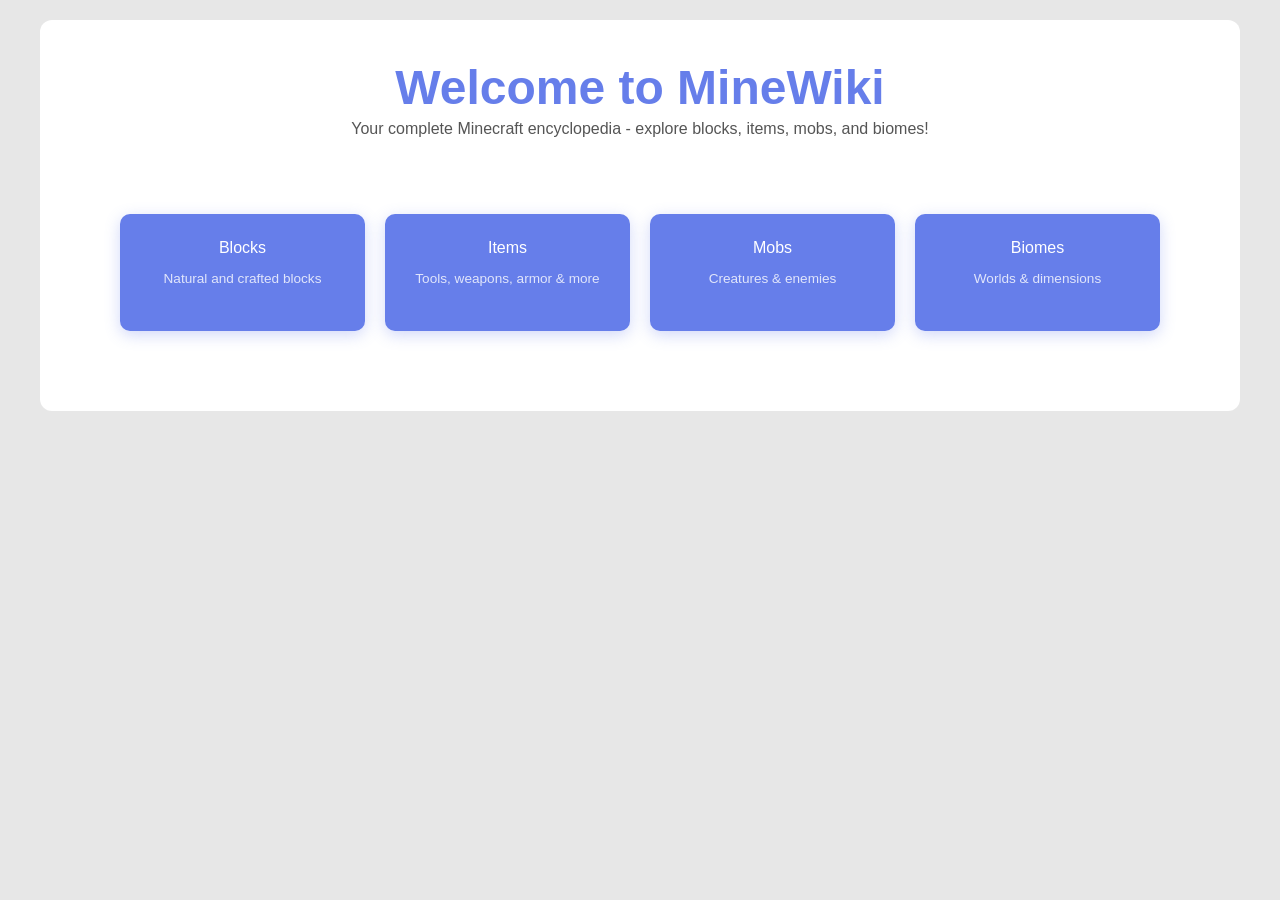
<file: index.html>
<!DOCTYPE html>
<html lang="en">
<head>
    <meta charset="UTF-8">
    <meta name="viewport" content="width=device-width, initial-scale=1.0">
    <title>MineWiki</title>
    <link rel="stylesheet" href="./css/style.css">
</head>
<body>
    <div>
        <h1> Welcome to MineWiki</h1>
        <p style="text-align: center; margin-bottom: 30px;">Your complete Minecraft encyclopedia - explore blocks, items, mobs, and biomes!</p>
        
        <div class="menu">
            <a class="menu-item" href="pages/blocks.html">
                <span>Blocks</span>
                <p style="font-size: 0.85em; margin-top: 10px; color: rgba(255,255,255,0.8);">Natural and crafted blocks</p>
            </a>
            <a class="menu-item" href="pages/items.html">
                <span>Items</span>
                <p style="font-size: 0.85em; margin-top: 10px; color: rgba(255,255,255,0.8);">Tools, weapons, armor & more</p>
            </a>
            <a class="menu-item" href="pages/mobs.html">
                <span>Mobs</span>
                <p style="font-size: 0.85em; margin-top: 10px; color: rgba(255,255,255,0.8);">Creatures & enemies</p>
            </a>
            <a class="menu-item" href="pages/biomes.html">
                <span>Biomes</span>
                <p style="font-size: 0.85em; margin-top: 10px; color: rgba(255,255,255,0.8);">Worlds & dimensions</p>
            </a>
        </div>
    </div>
</body>
</html>
</file>
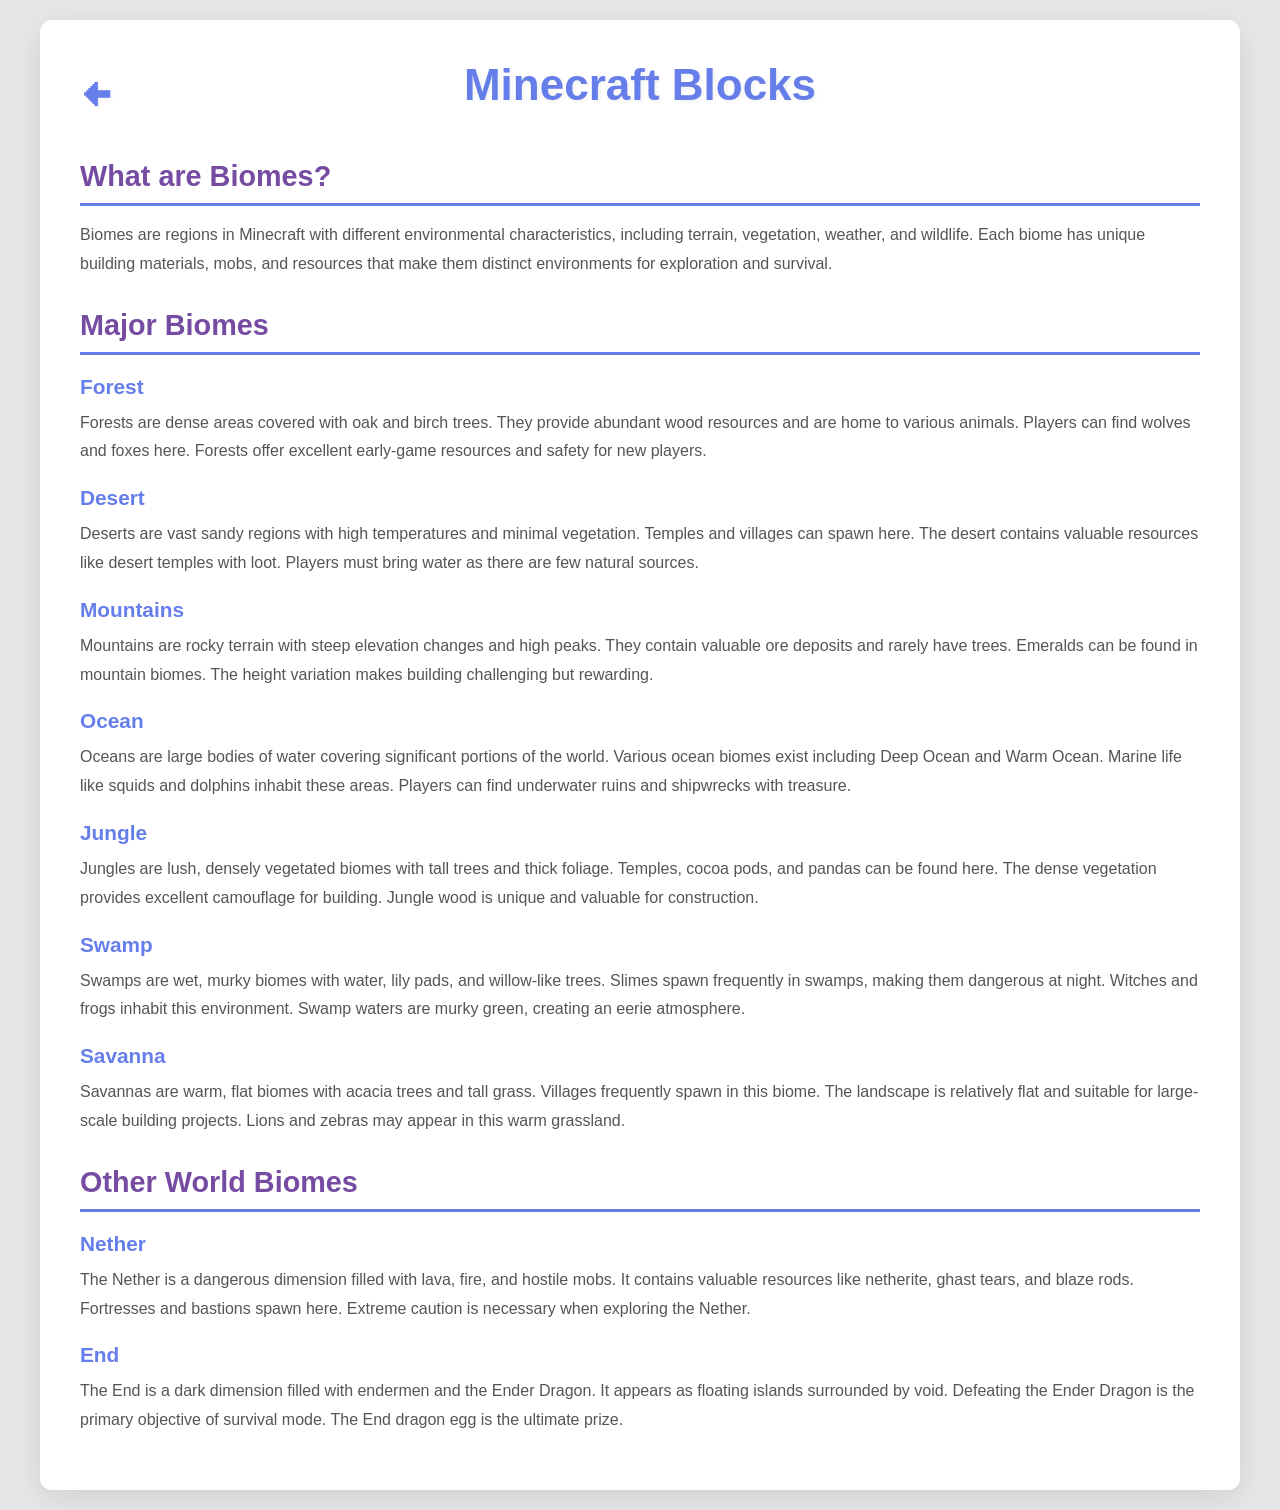
<file: pages/biomes.html>
<!DOCTYPE html>
<html lang="en">
<head>
    <meta charset="UTF-8">
    <meta name="viewport" content="width=device-width, initial-scale=1.0">
    <title>MineWiki - Biomes</title>
    <link rel="stylesheet" href="../css/style4.css">
</head>
<body>
<style>
        div1{
            font-size: 22px;
            display: flex;
            justify-content: center;
            align-items: center;
            position: relative;
        }

        div1 h4{
            position: absolute;
            left: 0;
            font-size: 1.5em;
            margin-bottom: 20px;
            text-shadow: 2px 2px 4px rgba(0, 0, 0, 0.05);
            text-align: left;
            margin: 0;
        }

        div1 h4 a{
            color: #667eea;
            text-decoration: none;
        }

        div1 h1{
            color: #667eea;
            font-size: 2em;
            margin-bottom: 20px;
            text-align: center;
            text-shadow: 2px 2px 4px rgba(0, 0, 0, 0.05);

        }
    </style>
    <div>
        <div1>
            <h4><a href="../index.html">🠈</a></h4>
            <h1>Minecraft Blocks</h1>
        </div1>
        <h2 id="what-are-biomes">What are Biomes?</h2>
        <p>Biomes are regions in Minecraft with different environmental characteristics, including terrain, vegetation, weather, and wildlife. Each biome has unique building materials, mobs, and resources that make them distinct environments for exploration and survival.</p>
        
        <h2 id="major-biomes">Major Biomes</h2>

        <h3 id="forest">Forest</h3>
        <p>Forests are dense areas covered with oak and birch trees. They provide abundant wood resources and are home to various animals. Players can find wolves and foxes here. Forests offer excellent early-game resources and safety for new players.</p>

        <h3 id="desert">Desert</h3>
        <p>Deserts are vast sandy regions with high temperatures and minimal vegetation. Temples and villages can spawn here. The desert contains valuable resources like desert temples with loot. Players must bring water as there are few natural sources.</p>
        
        <h3 id="mountains">Mountains</h3>
        <p>Mountains are rocky terrain with steep elevation changes and high peaks. They contain valuable ore deposits and rarely have trees. Emeralds can be found in mountain biomes. The height variation makes building challenging but rewarding.</p>
        
        <h3 id="ocean">Ocean</h3>
        <p>Oceans are large bodies of water covering significant portions of the world. Various ocean biomes exist including Deep Ocean and Warm Ocean. Marine life like squids and dolphins inhabit these areas. Players can find underwater ruins and shipwrecks with treasure.</p>
        
        <h3 id="jungle">Jungle</h3>
        <p>Jungles are lush, densely vegetated biomes with tall trees and thick foliage. Temples, cocoa pods, and pandas can be found here. The dense vegetation provides excellent camouflage for building. Jungle wood is unique and valuable for construction.</p>
        
        <h3 id="swamp">Swamp</h3>
        <p>Swamps are wet, murky biomes with water, lily pads, and willow-like trees. Slimes spawn frequently in swamps, making them dangerous at night. Witches and frogs inhabit this environment. Swamp waters are murky green, creating an eerie atmosphere.</p>

        <h3 id="savanna">Savanna</h3>
        <p>Savannas are warm, flat biomes with acacia trees and tall grass. Villages frequently spawn in this biome. The landscape is relatively flat and suitable for large-scale building projects. Lions and zebras may appear in this warm grassland.</p>

        <h2 id="other-world-biomes">Other World Biomes</h2>
        
        <h3 id="nether">Nether</h3>
        <p>The Nether is a dangerous dimension filled with lava, fire, and hostile mobs. It contains valuable resources like netherite, ghast tears, and blaze rods. Fortresses and bastions spawn here. Extreme caution is necessary when exploring the Nether.</p>
        
        <h3 id="end">End</h3>
        <p>The End is a dark dimension filled with endermen and the Ender Dragon. It appears as floating islands surrounded by void. Defeating the Ender Dragon is the primary objective of survival mode. The End dragon egg is the ultimate prize.</p>
    </div>
</body>
</html>
</file>
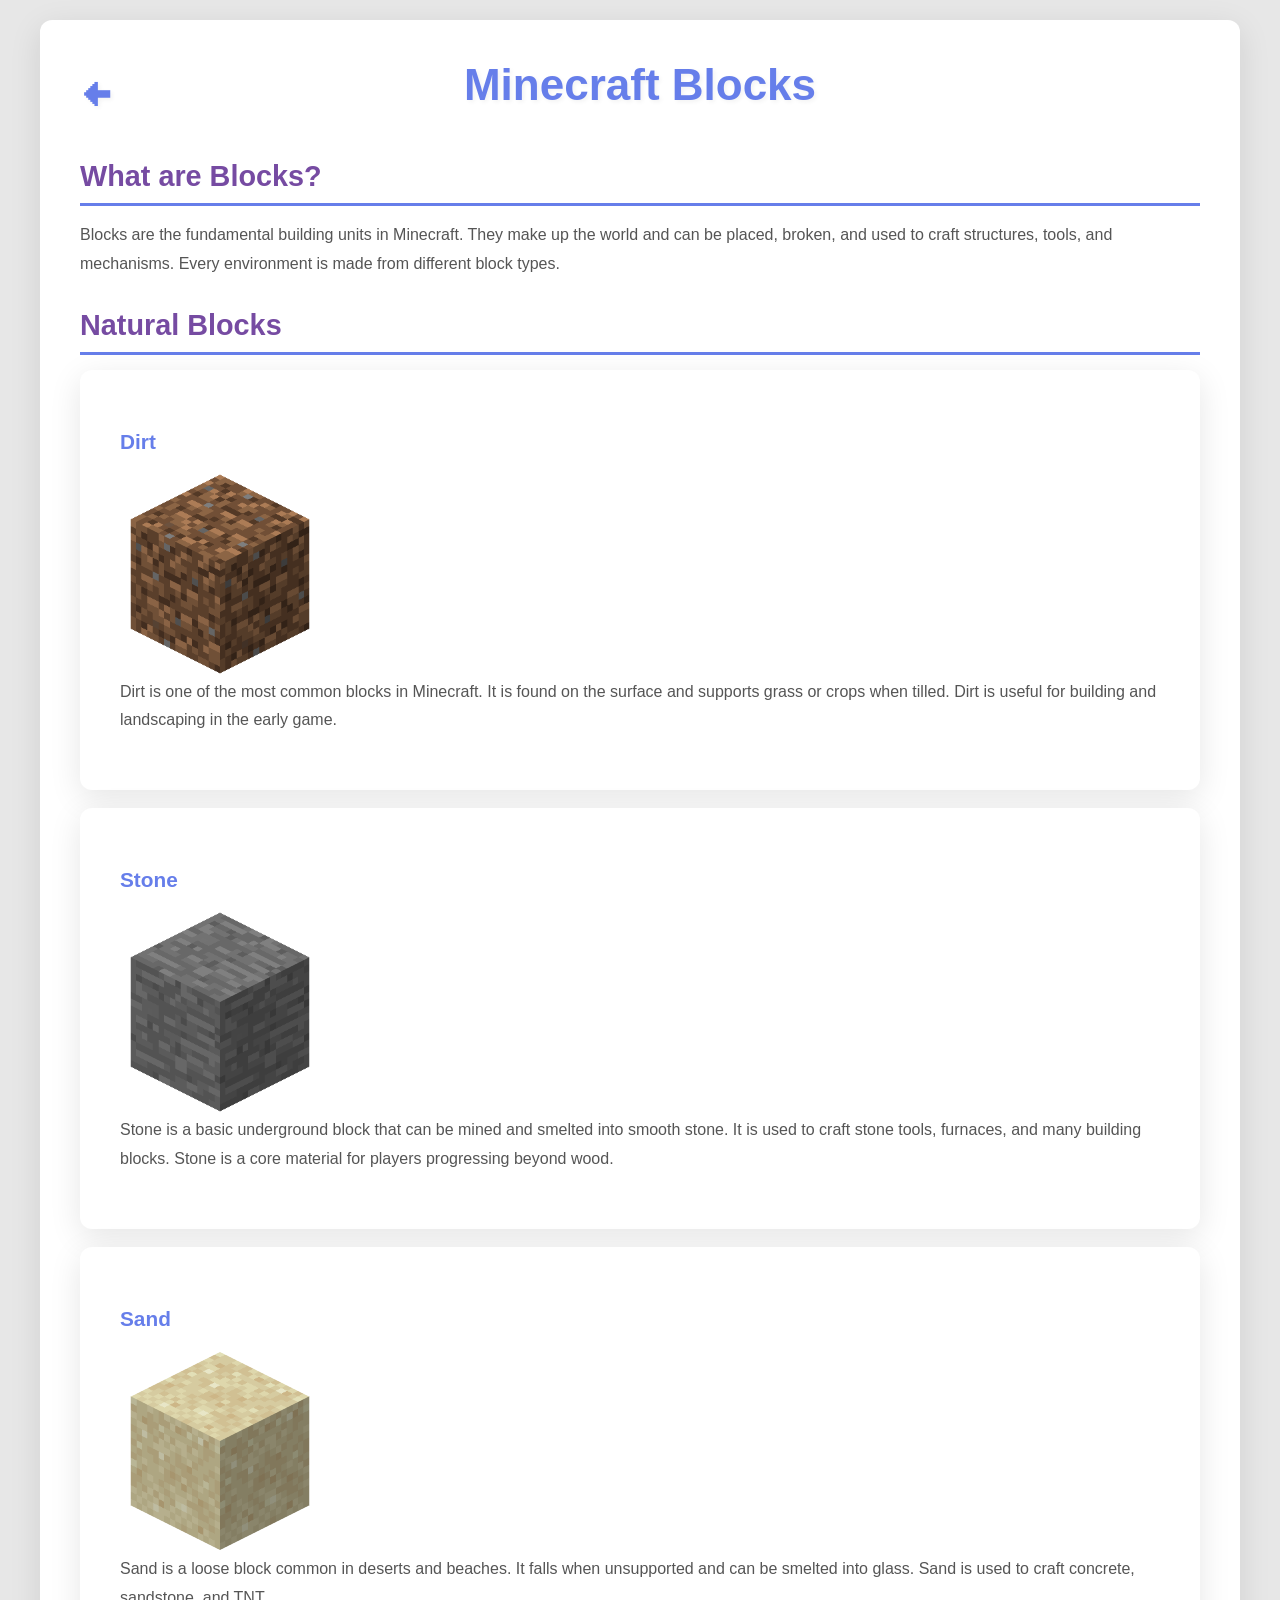
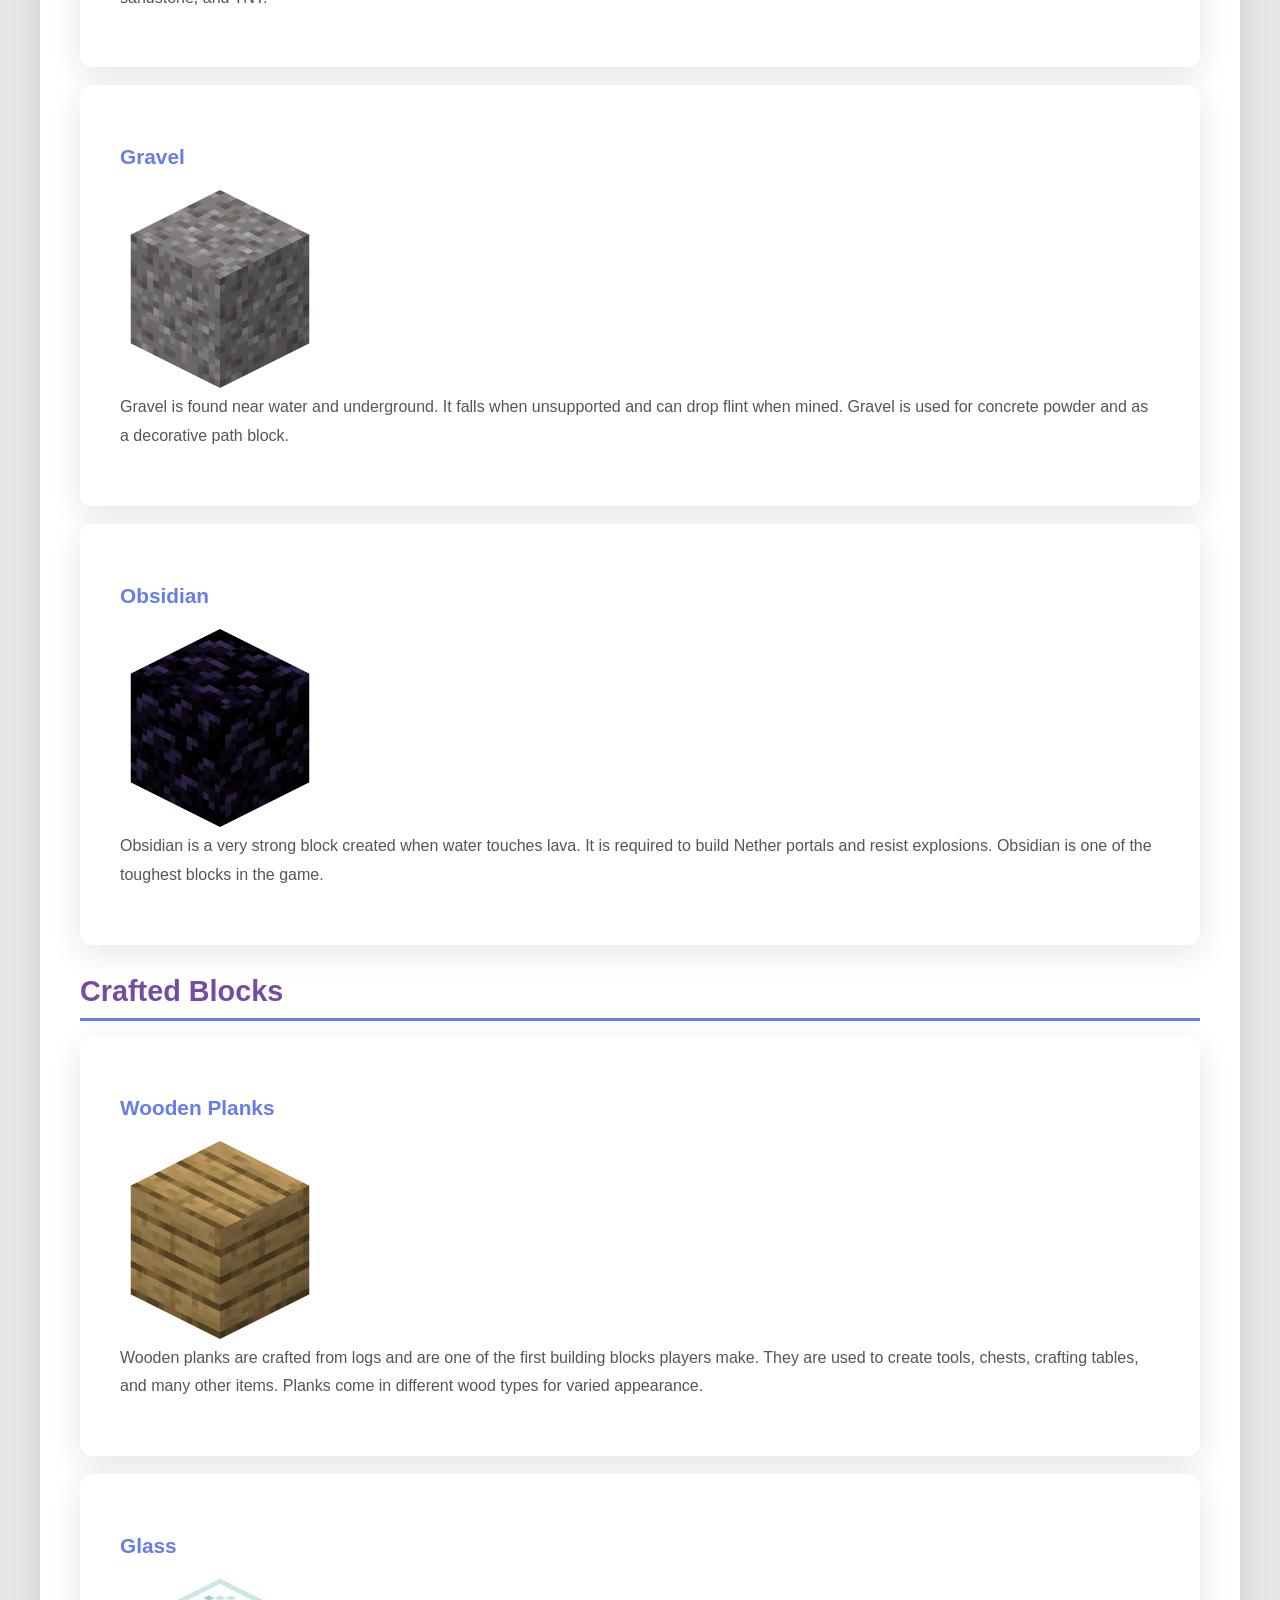
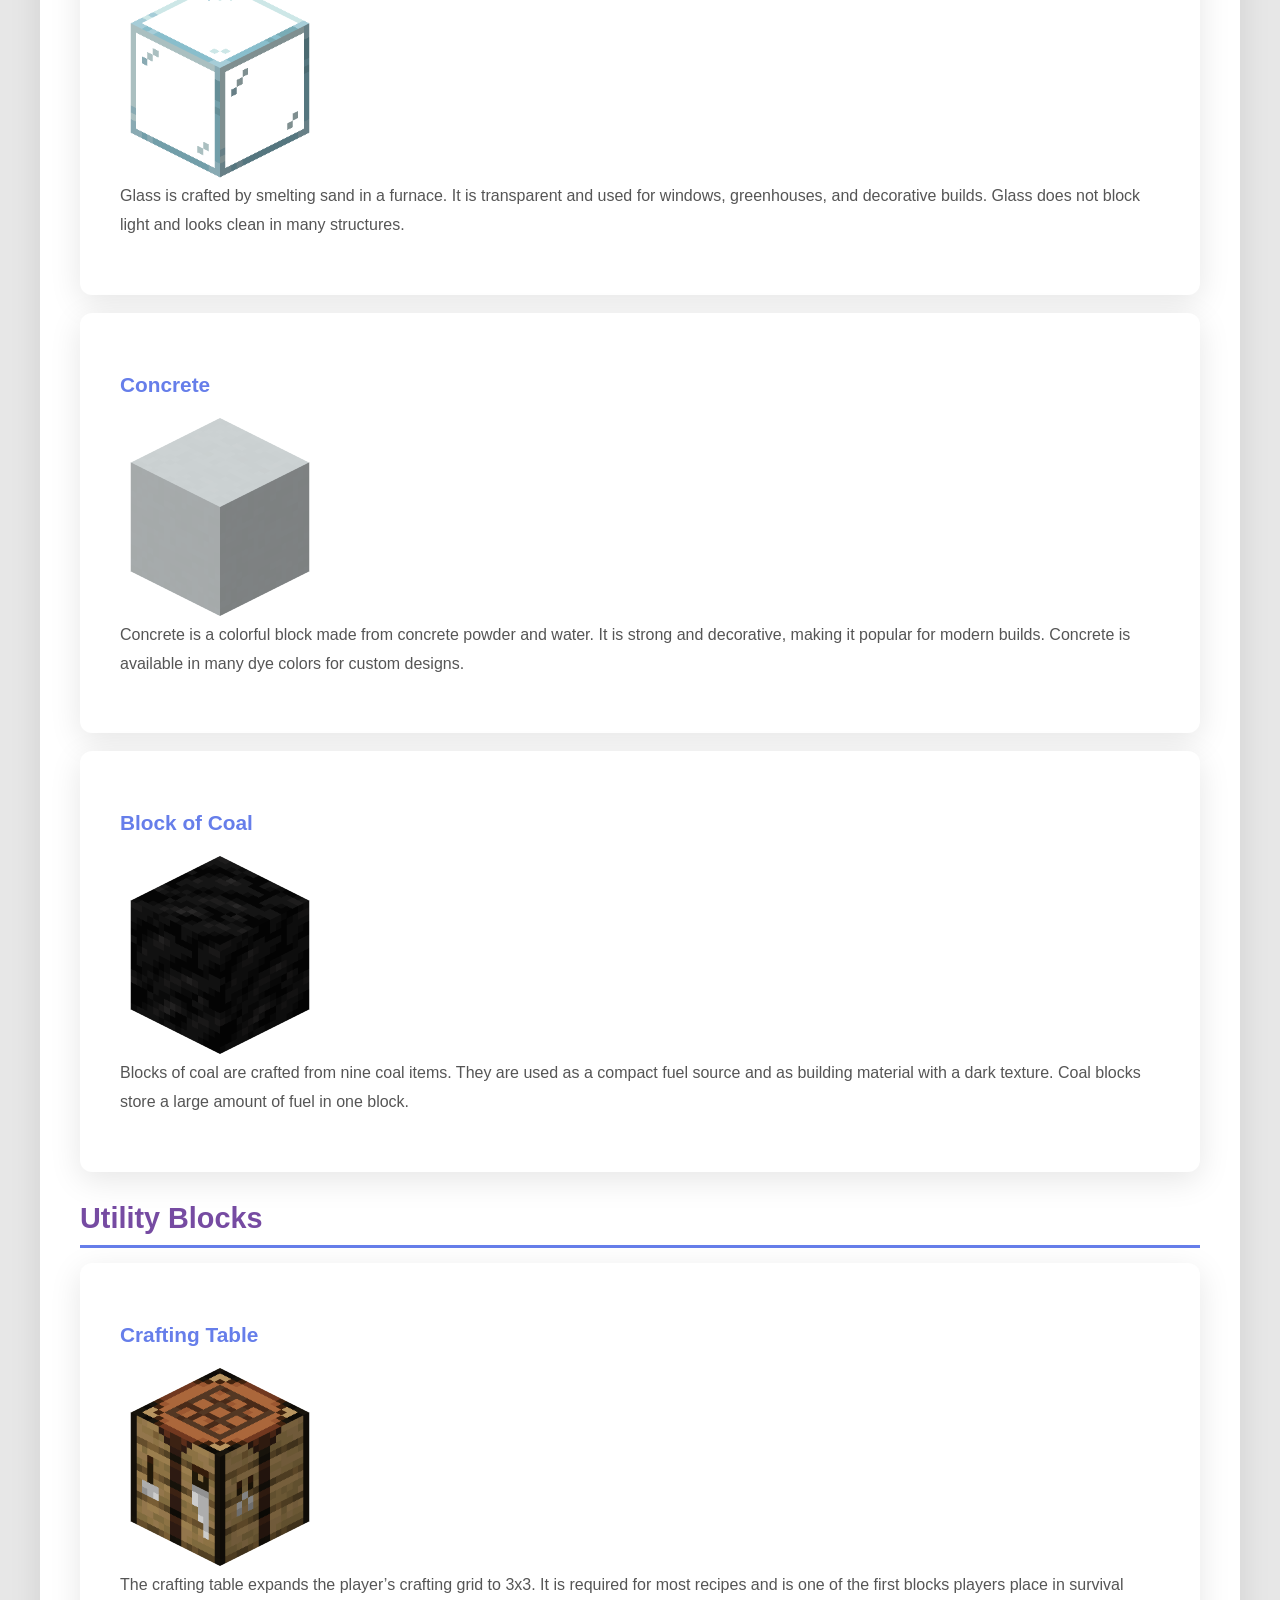
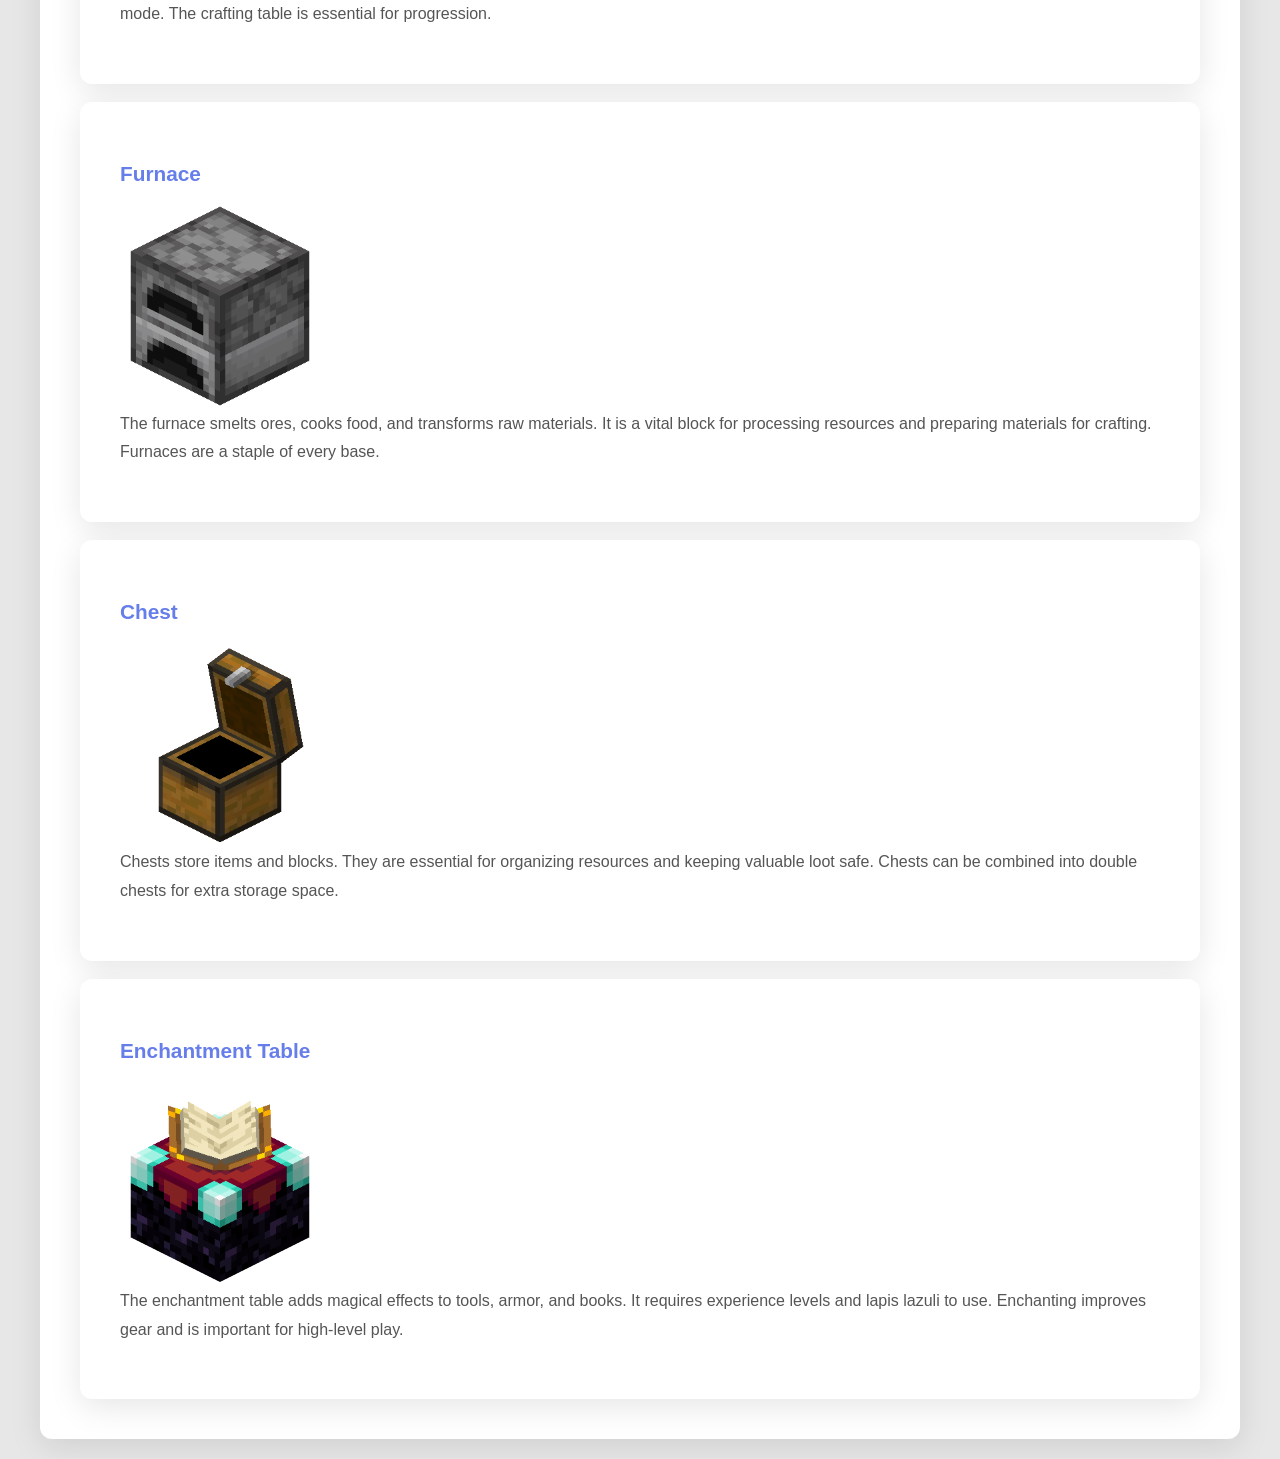
<file: pages/blocks.html>
<!DOCTYPE html>
<html lang="en">
<head>
    <meta charset="UTF-8">
    <meta name="viewport" content="width=device-width, initial-scale=1.0">
    <title>MineWiki - Blocks</title>
    <link rel="stylesheet" href="../css/style3.css">
</head>
<body>
    <style>
        div1{
            font-size: 22px;
            display: flex;
            justify-content: center;
            align-items: center;
            position: relative;
        }

        div1 h4{
            position: absolute;
            left: 0;
            font-size: 1.5em;
            margin-bottom: 20px;
            text-shadow: 2px 2px 4px rgba(0, 0, 0, 0.05);
            text-align: left;
            margin: 0;
        }

        div1 h4 a{
            color: #667eea;
            text-decoration: none;
        }

        div1 h1{
            color: #667eea;
            font-size: 2em;
            margin-bottom: 20px;
            text-align: center;
            text-shadow: 2px 2px 4px rgba(0, 0, 0, 0.05);

        }
    </style>
    <div>
        <div1>
            <h4><a href="../index.html">🠈</a></h4>
            <h1>Minecraft Blocks</h1>
        </div1>

        <h2 id="what-are-blocks">What are Blocks?</h2>
        <p>Blocks are the fundamental building units in Minecraft. They make up the world and can be placed, broken, and used to craft structures, tools, and mechanisms. Every environment is made from different block types.</p>

        <h2 id="natural-blocks">Natural Blocks</h2>

        <div id= "item-card">
            <h3 id="dirt">Dirt</h3>
            <img id="img" src="../d/blocks/dirt-block.webp" alt="Dirt Block">
            <p>Dirt is one of the most common blocks in Minecraft. It is found on the surface and supports grass or crops when tilled. Dirt is useful for building and landscaping in the early game.</p>
        </div>

        <br>

        <div id="item-card">
            <h3 id="stone-block">Stone</h3>
            <img id="img" src="../d/blocks/stone-block.webp" alt="Stone Block">
            <p>Stone is a basic underground block that can be mined and smelted into smooth stone. It is used to craft stone tools, furnaces, and many building blocks. Stone is a core material for players progressing beyond wood.</p>
        </div>

        <br>

        <div id="item-card">
            <h3 id="sand">Sand</h3>
            <img id="img" src="../d/blocks/sand-block.png" alt="Sand Block">
            <p>Sand is a loose block common in deserts and beaches. It falls when unsupported and can be smelted into glass. Sand is used to craft concrete, sandstone, and TNT.</p>
        </div>

        <br>

        <div id="item-card">
            <h3 id="gravel">Gravel</h3>
            <img id="img" src="../d/blocks/Gravel-block.webp" alt="Gravel Block">
            <p>Gravel is found near water and underground. It falls when unsupported and can drop flint when mined. Gravel is used for concrete powder and as a decorative path block.</p>
        </div>

        <br>

        <div id="item-card">
            <h3 id="obsidian">Obsidian</h3>
            <img id="img" src="../d/blocks/Obsidian-block.webp" alt="Obsidian Block">
            <p>Obsidian is a very strong block created when water touches lava. It is required to build Nether portals and resist explosions. Obsidian is one of the toughest blocks in the game.</p>
        </div>

        <h2 id="crafted-blocks">Crafted Blocks</h2>

        <div id="item-card">
            <h3 id="planks">Wooden Planks</h3>
            <img id="img" src="../d/blocks/wooden-planks-block.webp" alt="Wooden Planks">
            <p>Wooden planks are crafted from logs and are one of the first building blocks players make. They are used to create tools, chests, crafting tables, and many other items. Planks come in different wood types for varied appearance.</p>
        </div>

        <br>

        <div id="item-card">
            <h3 id="glass">Glass</h3>
            <img id="img" src="../d/blocks/Glass-block.webp" alt="Glass Block">
            <p>Glass is crafted by smelting sand in a furnace. It is transparent and used for windows, greenhouses, and decorative builds. Glass does not block light and looks clean in many structures.</p>
        </div>

        <br>

        <div id="item-card">
            <h3 id="concrete">Concrete</h3>
            <img id="img" src="../d/blocks/Concrete-block.webp" alt="Concrete Block">
            <p>Concrete is a colorful block made from concrete powder and water. It is strong and decorative, making it popular for modern builds. Concrete is available in many dye colors for custom designs.</p>
        </div>

        <br>

        <div id="item-card">
            <h3 id="coal-block">Block of Coal</h3>
            <img id="img" src="../d/blocks/Coal-Block.webp" alt="Block of Coal">
            <p>Blocks of coal are crafted from nine coal items. They are used as a compact fuel source and as building material with a dark texture. Coal blocks store a large amount of fuel in one block.</p>
        </div>

        <h2 id="utility-blocks">Utility Blocks</h2>

        <div id="item-card">
            <h3 id="crafting-table-block">Crafting Table</h3>
            <img id="img" src="../d/blocks/CraftingTable.png" alt="Crafting Table">
            <p>The crafting table expands the player’s crafting grid to 3x3. It is required for most recipes and is one of the first blocks players place in survival mode. The crafting table is essential for progression.</p>
        </div>

        <br>

        <div id="item-card">
            <h3 id="furnace-block">Furnace</h3>
            <img id="img" src="../d/blocks/Furnace Block.png" alt="Furnace Block">
            <p>The furnace smelts ores, cooks food, and transforms raw materials. It is a vital block for processing resources and preparing materials for crafting. Furnaces are a staple of every base.</p>
        </div>

        <br>

        <div id="item-card">
            <h3 id="chest">Chest</h3>
            <img id="img" src="../d/blocks/Chest.gif" alt="Chest">
            <p>Chests store items and blocks. They are essential for organizing resources and keeping valuable loot safe. Chests can be combined into double chests for extra storage space.</p>
        </div>

        <br>

        <div id="item-card">
            <h3 id="enchanting-table-block">Enchantment Table</h3>
            <img id="img" src="../d/blocks/Enchanting-Table-Block.webp" alt="Enchantment Table">
            <p>The enchantment table adds magical effects to tools, armor, and books. It requires experience levels and lapis lazuli to use. Enchanting improves gear and is important for high-level play.</p>
        </div>
    </div>
</body>
</html>
</file>
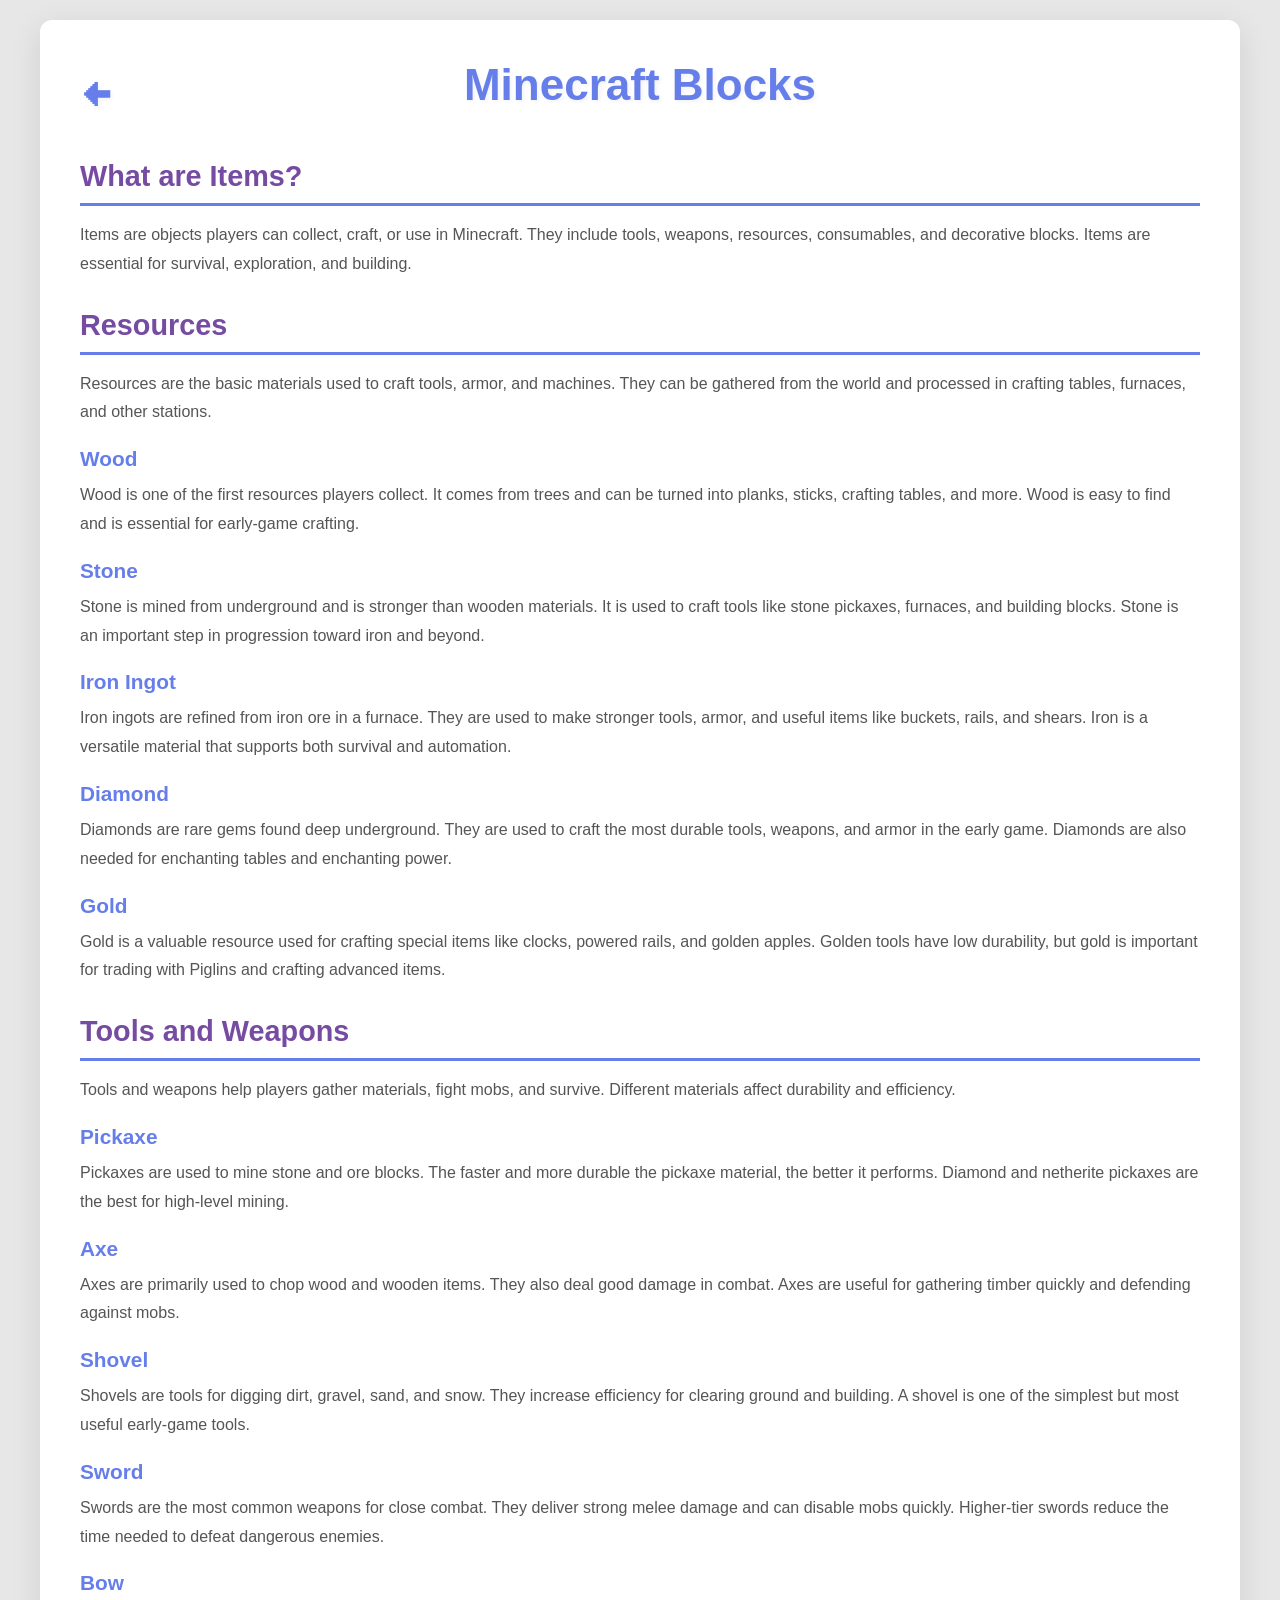
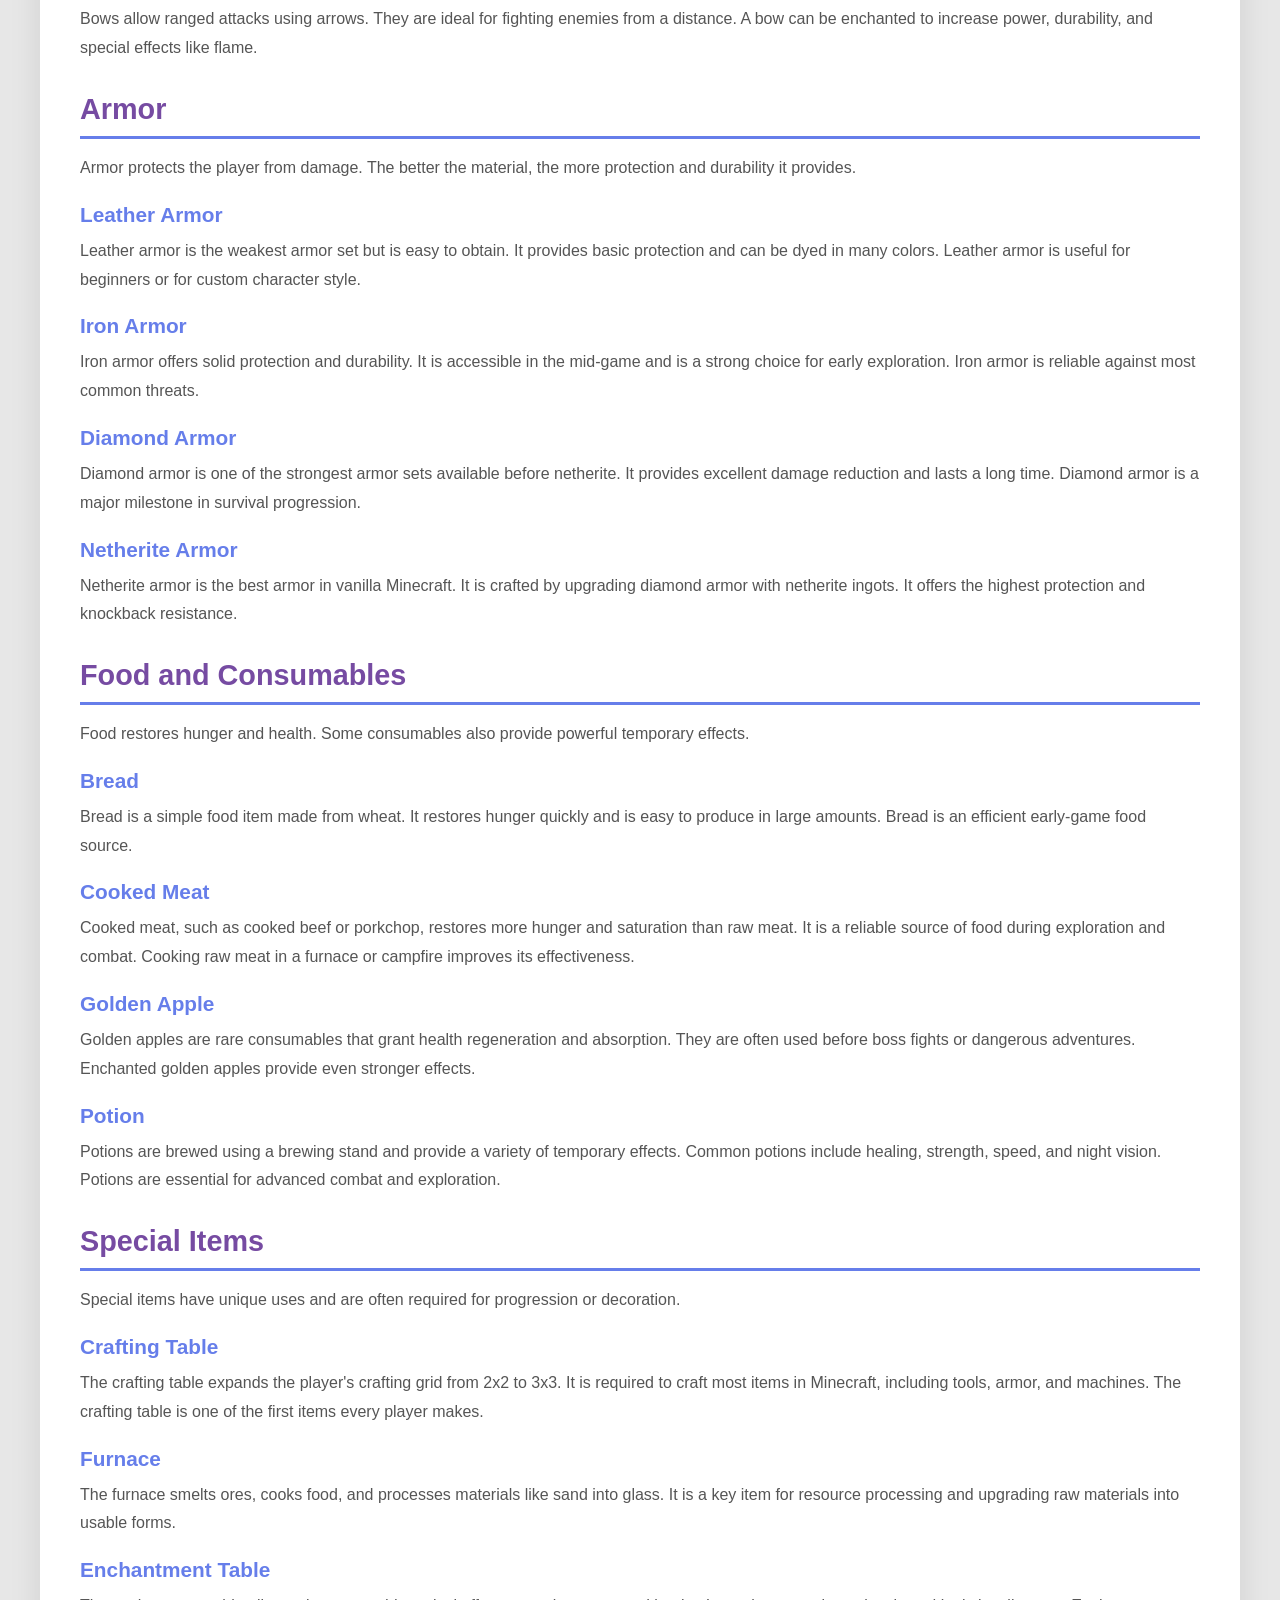
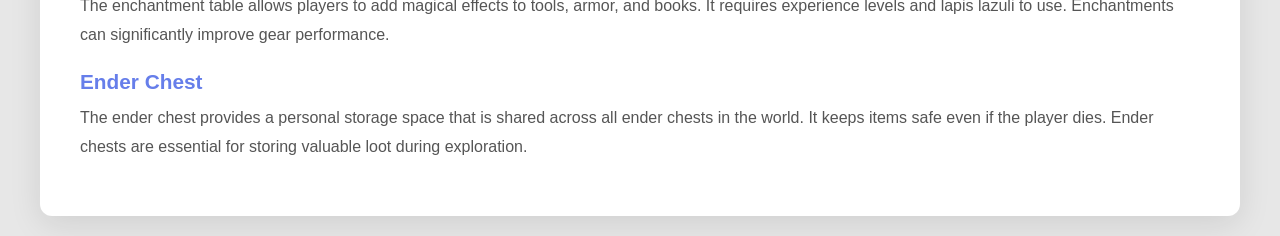
<file: pages/items.html>
<!DOCTYPE html>
<html lang="en">
<head>
    <meta charset="UTF-8">
    <meta name="viewport" content="width=device-width, initial-scale=1.0">
    <title>MineWiki - Items</title>
    <link rel="stylesheet" href="../css/style1.css">
</head>
<body>
    <style>
        div1{
            font-size: 22px;
            display: flex;
            justify-content: center;
            align-items: center;
            position: relative;
        }

        div1 h4{
            position: absolute;
            left: 0;
            font-size: 1.5em;
            margin-bottom: 20px;
            text-shadow: 2px 2px 4px rgba(0, 0, 0, 0.05);
            text-align: left;
            margin: 0;
        }

        div1 h4 a{
            color: #667eea;
            text-decoration: none;
        }

        div1 h1{
            color: #667eea;
            font-size: 2em;
            margin-bottom: 20px;
            text-align: center;
            text-shadow: 2px 2px 4px rgba(0, 0, 0, 0.05);

        }
    </style>
    <div>
        <div1>
            <h4><a href="../index.html">🠈</a></h4>
            <h1>Minecraft Blocks</h1>
        </div1>     
        <h2>What are Items?</h2>
        <p>Items are objects players can collect, craft, or use in Minecraft. They include tools, weapons, resources, consumables, and decorative blocks. Items are essential for survival, exploration, and building.</p>
        
        <h2 id="resources">Resources</h2>
        <p>Resources are the basic materials used to craft tools, armor, and machines. They can be gathered from the world and processed in crafting tables, furnaces, and other stations.</p>
        
        <h3 id="wood">Wood</h3>
        <p>Wood is one of the first resources players collect. It comes from trees and can be turned into planks, sticks, crafting tables, and more. Wood is easy to find and is essential for early-game crafting.</p>
        
        <h3 id="stone">Stone</h3>
        <p>Stone is mined from underground and is stronger than wooden materials. It is used to craft tools like stone pickaxes, furnaces, and building blocks. Stone is an important step in progression toward iron and beyond.</p>
        
        <h3 id="iron-ingot">Iron Ingot</h3>
        <p>Iron ingots are refined from iron ore in a furnace. They are used to make stronger tools, armor, and useful items like buckets, rails, and shears. Iron is a versatile material that supports both survival and automation.</p>
        
        <h3 id="diamond">Diamond</h3>
        <p>Diamonds are rare gems found deep underground. They are used to craft the most durable tools, weapons, and armor in the early game. Diamonds are also needed for enchanting tables and enchanting power.</p>
        
        <h3 id="gold">Gold</h3>
        <p>Gold is a valuable resource used for crafting special items like clocks, powered rails, and golden apples. Golden tools have low durability, but gold is important for trading with Piglins and crafting advanced items.</p>
        
        <h2 id="tools-and-weapons">Tools and Weapons</h2>
        <p>Tools and weapons help players gather materials, fight mobs, and survive. Different materials affect durability and efficiency.</p>
        
        <h3 id="pickaxe">Pickaxe</h3>
        <p>Pickaxes are used to mine stone and ore blocks. The faster and more durable the pickaxe material, the better it performs. Diamond and netherite pickaxes are the best for high-level mining.</p>
        
        <h3 id="axe">Axe</h3>
        <p>Axes are primarily used to chop wood and wooden items. They also deal good damage in combat. Axes are useful for gathering timber quickly and defending against mobs.</p>
        
        <h3 id="shovel">Shovel</h3>
        <p>Shovels are tools for digging dirt, gravel, sand, and snow. They increase efficiency for clearing ground and building. A shovel is one of the simplest but most useful early-game tools.</p>
        
        <h3 id="sword">Sword</h3>
        <p>Swords are the most common weapons for close combat. They deliver strong melee damage and can disable mobs quickly. Higher-tier swords reduce the time needed to defeat dangerous enemies.</p>
        
        <h3 id="bow">Bow</h3>
        <p>Bows allow ranged attacks using arrows. They are ideal for fighting enemies from a distance. A bow can be enchanted to increase power, durability, and special effects like flame.</p>
        
        <h2 id="armor">Armor</h2>
        <p>Armor protects the player from damage. The better the material, the more protection and durability it provides.</p>
        
        <h3 id="leather-armor">Leather Armor</h3>
        <p>Leather armor is the weakest armor set but is easy to obtain. It provides basic protection and can be dyed in many colors. Leather armor is useful for beginners or for custom character style.</p>
        
        <h3 id="iron-armor">Iron Armor</h3>
        <p>Iron armor offers solid protection and durability. It is accessible in the mid-game and is a strong choice for early exploration. Iron armor is reliable against most common threats.</p>
        
        <h3 id="diamond-armor">Diamond Armor</h3>
        <p>Diamond armor is one of the strongest armor sets available before netherite. It provides excellent damage reduction and lasts a long time. Diamond armor is a major milestone in survival progression.</p>
        
        <h3 id="netherite-armor">Netherite Armor</h3>
        <p>Netherite armor is the best armor in vanilla Minecraft. It is crafted by upgrading diamond armor with netherite ingots. It offers the highest protection and knockback resistance.</p>
        
        <h2 id="food-and-consumables">Food and Consumables</h2>
        <p>Food restores hunger and health. Some consumables also provide powerful temporary effects.</p>
        
        <h3 id="bread">Bread</h3>
        <p>Bread is a simple food item made from wheat. It restores hunger quickly and is easy to produce in large amounts. Bread is an efficient early-game food source.</p>
        
        <h3 id="cooked-meat">Cooked Meat</h3>
        <p>Cooked meat, such as cooked beef or porkchop, restores more hunger and saturation than raw meat. It is a reliable source of food during exploration and combat. Cooking raw meat in a furnace or campfire improves its effectiveness.</p>
        
        <h3 id="golden-apple">Golden Apple</h3>
        <p>Golden apples are rare consumables that grant health regeneration and absorption. They are often used before boss fights or dangerous adventures. Enchanted golden apples provide even stronger effects.</p>
        
        <h3 id="potion">Potion</h3>
        <p>Potions are brewed using a brewing stand and provide a variety of temporary effects. Common potions include healing, strength, speed, and night vision. Potions are essential for advanced combat and exploration.</p>
        
        <h2 id="special-items">Special Items</h2>
        <p>Special items have unique uses and are often required for progression or decoration.</p>
        
        <h3 id="crafting-table">Crafting Table</h3>
        <p>The crafting table expands the player's crafting grid from 2x2 to 3x3. It is required to craft most items in Minecraft, including tools, armor, and machines. The crafting table is one of the first items every player makes.</p>
        
        <h3 id="furnace">Furnace</h3>
        <p>The furnace smelts ores, cooks food, and processes materials like sand into glass. It is a key item for resource processing and upgrading raw materials into usable forms.</p>
        
        <h3 id="enchantment-table">Enchantment Table</h3>
        <p>The enchantment table allows players to add magical effects to tools, armor, and books. It requires experience levels and lapis lazuli to use. Enchantments can significantly improve gear performance.</p>
        
        <h3 id="ender-chest">Ender Chest</h3>
        <p>The ender chest provides a personal storage space that is shared across all ender chests in the world. It keeps items safe even if the player dies. Ender chests are essential for storing valuable loot during exploration.</p>
    </div>
</body>
</html>
</file>
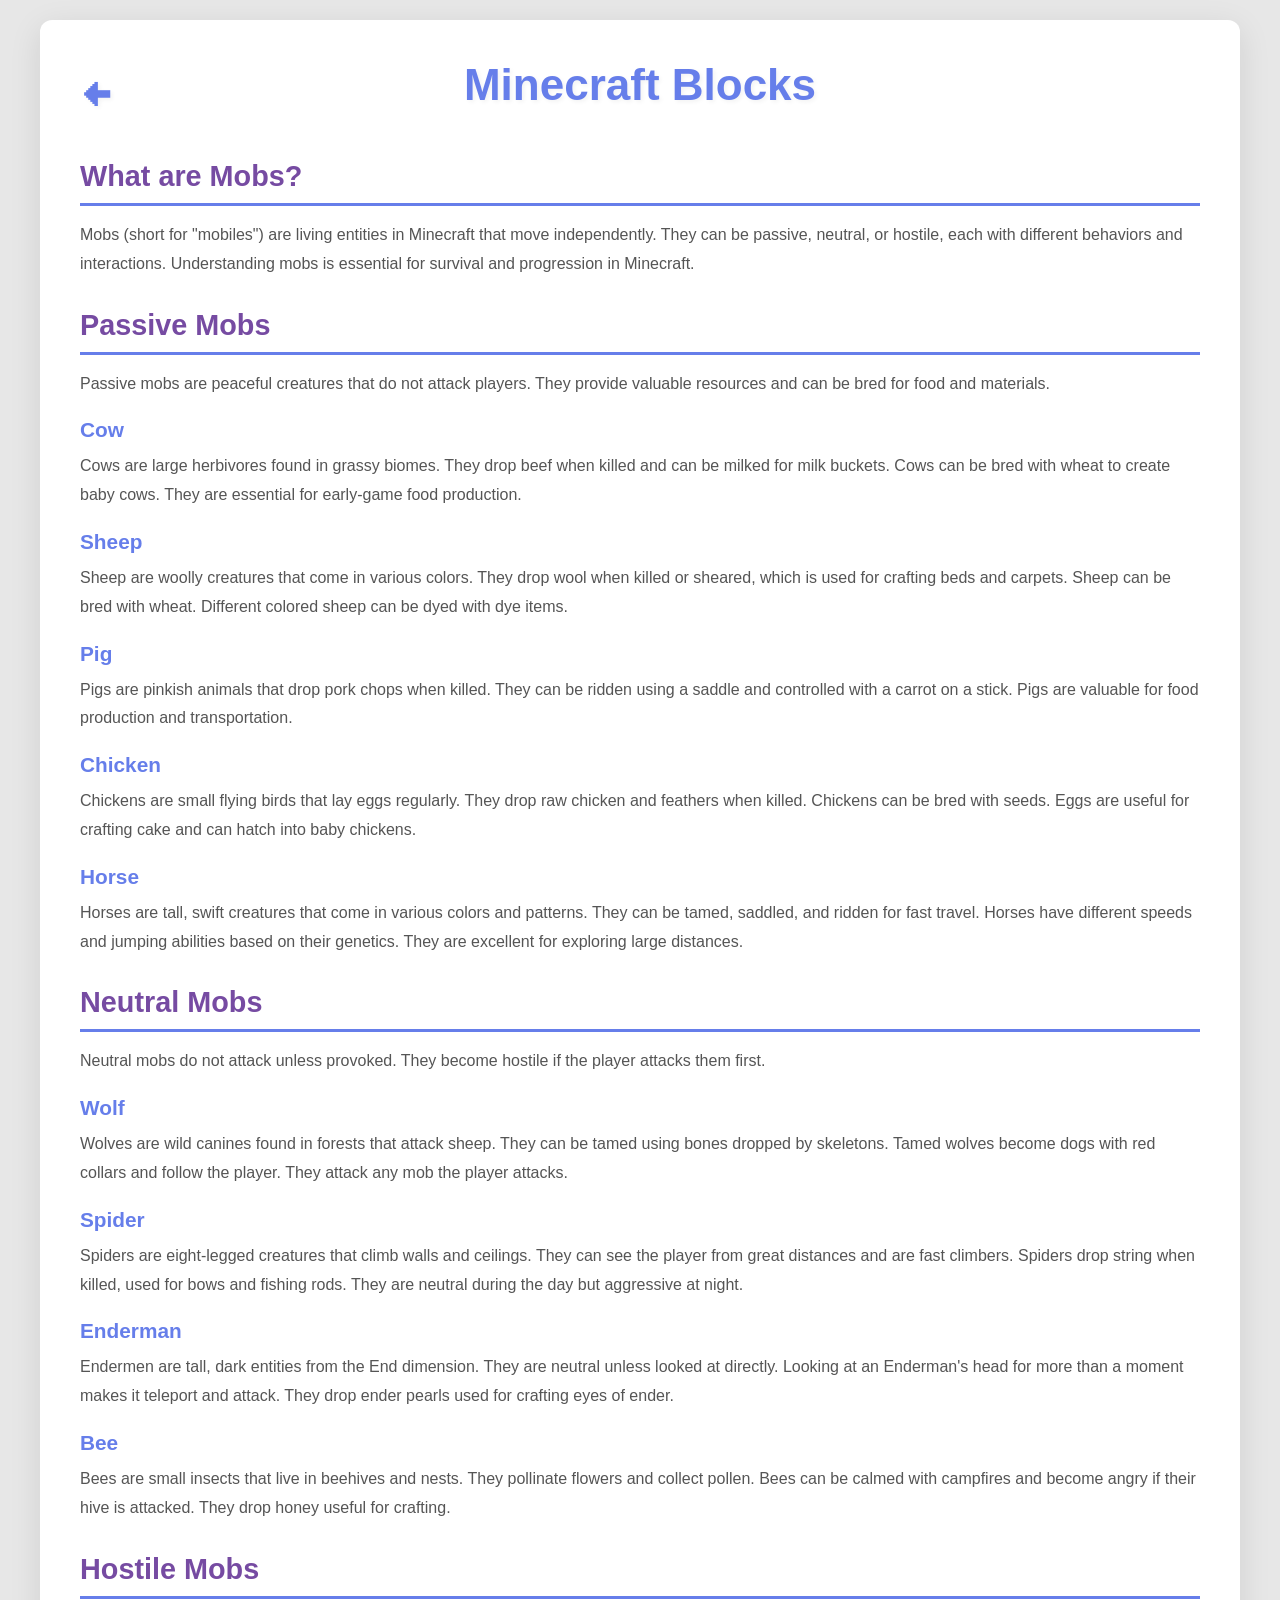
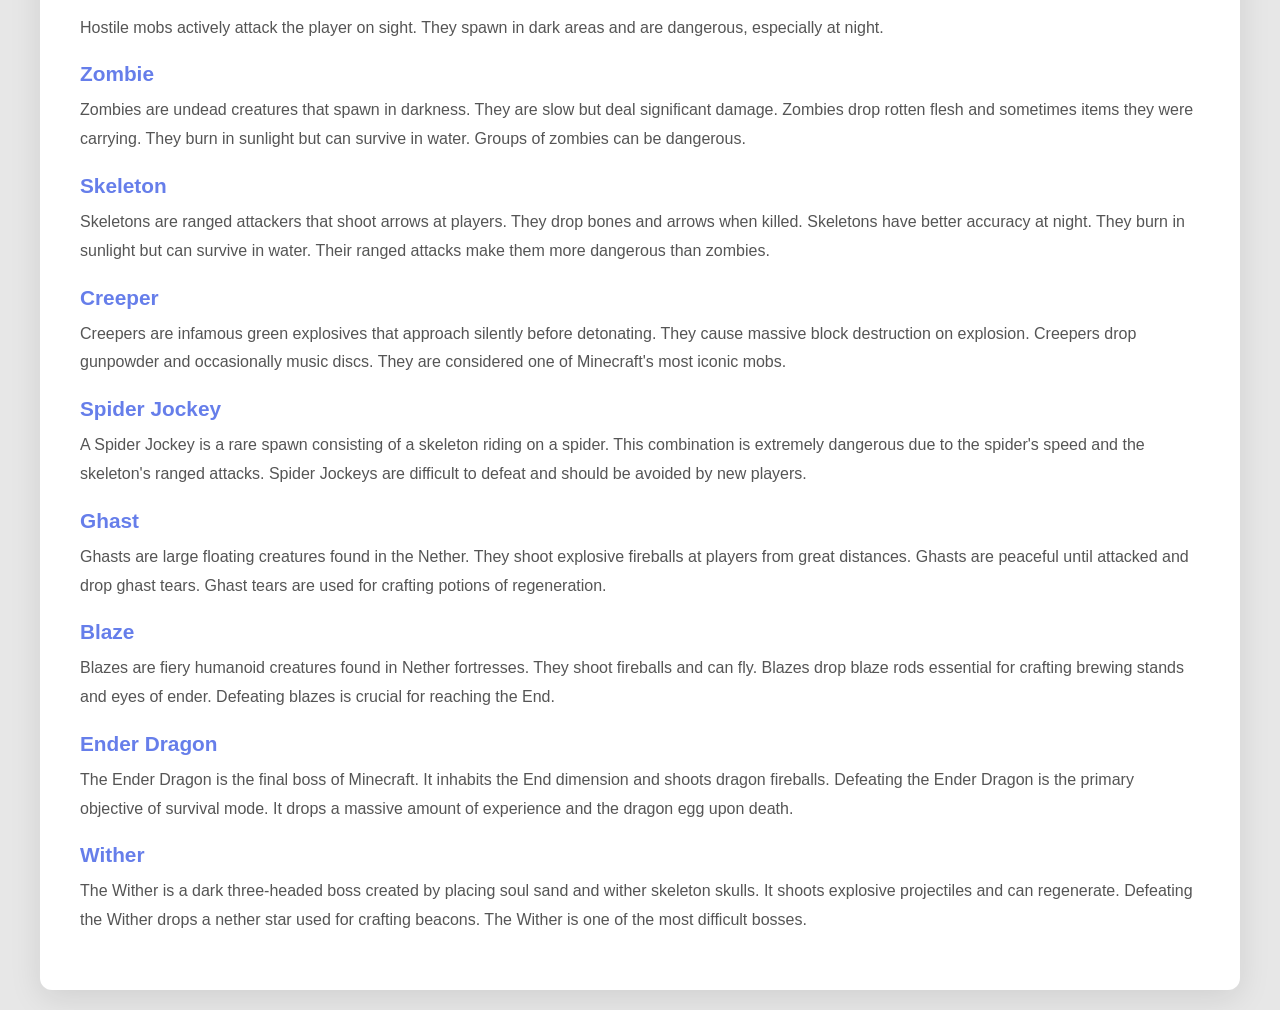
<file: pages/mobs.html>
<!DOCTYPE html>
<html lang="en">
<head>
    <meta charset="UTF-8">
    <meta name="viewport" content="width=device-width, initial-scale=1.0">
    <title>MineWiki - Mobs</title>
    <link rel="stylesheet" href="../css/style2.css">
</head>
<body>
    <style>
        div1{
            font-size: 22px;
            display: flex;
            justify-content: center;
            align-items: center;
            position: relative;
        }

        div1 h4{
            position: absolute;
            left: 0;
            font-size: 1.5em;
            margin-bottom: 20px;
            text-shadow: 2px 2px 4px rgba(0, 0, 0, 0.05);
            text-align: left;
            margin: 0;
        }

        div1 h4 a{
            color: #667eea;
            text-decoration: none;
        }

        div1 h1{
            color: #667eea;
            font-size: 2em;
            margin-bottom: 20px;
            text-align: center;
            text-shadow: 2px 2px 4px rgba(0, 0, 0, 0.05);

        }
    </style>
    <div>
        <div1>
            <h4><a href="../index.html">🠈</a></h4>
            <h1>Minecraft Blocks</h1>
        </div1>
        <h2 id="what-are-mobs">What are Mobs?</h2>
        <p>Mobs (short for "mobiles") are living entities in Minecraft that move independently. They can be passive, neutral, or hostile, each with different behaviors and interactions. Understanding mobs is essential for survival and progression in Minecraft.</p>
        
        <h2 id="passive-mobs">Passive Mobs</h2>
        <p>Passive mobs are peaceful creatures that do not attack players. They provide valuable resources and can be bred for food and materials.</p>
        
        <h3 id="cow">Cow</h3>
        <p>Cows are large herbivores found in grassy biomes. They drop beef when killed and can be milked for milk buckets. Cows can be bred with wheat to create baby cows. They are essential for early-game food production.</p>
        
        <h3 id="sheep">Sheep</h3>
        <p>Sheep are woolly creatures that come in various colors. They drop wool when killed or sheared, which is used for crafting beds and carpets. Sheep can be bred with wheat. Different colored sheep can be dyed with dye items.</p>
        
        <h3 id="pig">Pig</h3>
        <p>Pigs are pinkish animals that drop pork chops when killed. They can be ridden using a saddle and controlled with a carrot on a stick. Pigs are valuable for food production and transportation.</p>
        
        <h3 id="chicken">Chicken</h3>
        <p>Chickens are small flying birds that lay eggs regularly. They drop raw chicken and feathers when killed. Chickens can be bred with seeds. Eggs are useful for crafting cake and can hatch into baby chickens.</p>
        
        <h3 id="horse">Horse</h3>
        <p>Horses are tall, swift creatures that come in various colors and patterns. They can be tamed, saddled, and ridden for fast travel. Horses have different speeds and jumping abilities based on their genetics. They are excellent for exploring large distances.</p>
        
        <h2 id="neutral-mobs">Neutral Mobs</h2>
        <p>Neutral mobs do not attack unless provoked. They become hostile if the player attacks them first.</p>
        
        <h3 id="wolf">Wolf</h3>
        <p>Wolves are wild canines found in forests that attack sheep. They can be tamed using bones dropped by skeletons. Tamed wolves become dogs with red collars and follow the player. They attack any mob the player attacks.</p>
        
        <h3 id="spider">Spider</h3>
        <p>Spiders are eight-legged creatures that climb walls and ceilings. They can see the player from great distances and are fast climbers. Spiders drop string when killed, used for bows and fishing rods. They are neutral during the day but aggressive at night.</p>
        
        <h3 id="enderman">Enderman</h3>
        <p>Endermen are tall, dark entities from the End dimension. They are neutral unless looked at directly. Looking at an Enderman's head for more than a moment makes it teleport and attack. They drop ender pearls used for crafting eyes of ender.</p>
        
        <h3 id="bee">Bee</h3>
        <p>Bees are small insects that live in beehives and nests. They pollinate flowers and collect pollen. Bees can be calmed with campfires and become angry if their hive is attacked. They drop honey useful for crafting.</p>
        
        <h2 id="hostile-mobs">Hostile Mobs</h2>
        <p>Hostile mobs actively attack the player on sight. They spawn in dark areas and are dangerous, especially at night.</p>
        
        <h3 id="zombie">Zombie</h3>
        <p>Zombies are undead creatures that spawn in darkness. They are slow but deal significant damage. Zombies drop rotten flesh and sometimes items they were carrying. They burn in sunlight but can survive in water. Groups of zombies can be dangerous.</p>
        
        <h3 id="skeleton">Skeleton</h3>
        <p>Skeletons are ranged attackers that shoot arrows at players. They drop bones and arrows when killed. Skeletons have better accuracy at night. They burn in sunlight but can survive in water. Their ranged attacks make them more dangerous than zombies.</p>
        
        <h3 id="creeper">Creeper</h3>
        <p>Creepers are infamous green explosives that approach silently before detonating. They cause massive block destruction on explosion. Creepers drop gunpowder and occasionally music discs. They are considered one of Minecraft's most iconic mobs.</p>
        
        <h3 id="spider-jockey">Spider Jockey</h3>
        <p>A Spider Jockey is a rare spawn consisting of a skeleton riding on a spider. This combination is extremely dangerous due to the spider's speed and the skeleton's ranged attacks. Spider Jockeys are difficult to defeat and should be avoided by new players.</p>
        
        <h3 id="ghast">Ghast</h3>
        <p>Ghasts are large floating creatures found in the Nether. They shoot explosive fireballs at players from great distances. Ghasts are peaceful until attacked and drop ghast tears. Ghast tears are used for crafting potions of regeneration.</p>
        
        <h3 id="blaze">Blaze</h3>
        <p>Blazes are fiery humanoid creatures found in Nether fortresses. They shoot fireballs and can fly. Blazes drop blaze rods essential for crafting brewing stands and eyes of ender. Defeating blazes is crucial for reaching the End.</p>
        
        <h3 id="ender-dragon">Ender Dragon</h3>
        <p>The Ender Dragon is the final boss of Minecraft. It inhabits the End dimension and shoots dragon fireballs. Defeating the Ender Dragon is the primary objective of survival mode. It drops a massive amount of experience and the dragon egg upon death.</p>
        
        <h3 id="wither">Wither</h3>
        <p>The Wither is a dark three-headed boss created by placing soul sand and wither skeleton skulls. It shoots explosive projectiles and can regenerate. Defeating the Wither drops a nether star used for crafting beacons. The Wither is one of the most difficult bosses.</p>
    </div>
</body>
</html>
</file>
<file: css/style.css>
* {
    margin: 0;
    padding: 0;
    box-sizing: border-box;
}

body {
    font-family: Google Sans, sans-serif;
    background:#e7e7e7;
    color: #333;
    min-height: 100vh;
    padding: 20px;
}

div {
    background: white;
    border-radius: 12px;
    padding: 40px;
    max-width: 1200px;
    margin: 0 auto;
    font-family: Google Sans, sans-serif;
}

p {
    line-height: 1.8;
    color: #555;
    margin-bottom: 15px;
}

a {
    color: #667eea;
    text-decoration: none;
    transition: all 0.3s ease;
}

a:hover {
    color: #764ba2;
    text-decoration: underline;
}

.menu {
    display: grid;
    grid-template-columns: repeat(auto-fit, minmax(200px, 1fr));
    gap: 20px;
    margin-top: 10px;
}

.menu-item {
    display: block;
    background: #667eea;
    color: white;
    padding: 25px;
    border-radius: 10px;
    text-align: center;
    transition: transform 0.3s ease, box-shadow 0.3s ease;
    cursor: pointer;
    box-shadow: 0 4px 15px rgba(102, 126, 234, 0.3);
    text-decoration: none;
}

.menu-item:hover {
    box-shadow: 0 8px 25px rgba(102, 126, 234, 0.5);
}

.menu-item a {
    color: white;
    font-weight: 600;
    font-size: 1.1em;
}

h1 {
    font-size: 3em;
    text-align: center;
    color: #667eea;
    font-weight: 700;
}
</file>
<file: css/style4.css>
* {
    margin: 0;
    padding: 0;
    box-sizing: border-box;
}

body {
    font-family: Google Sans, sans-serif;
    background:#e7e7e7;
    color: #333;
    min-height: 100vh;
    padding: 20px;
}

div {
    background: white;
    border-radius: 12px;
    box-shadow: 0 8px 32px rgba(0, 0, 0, 0.1);
    padding: 40px;
    max-width: 1200px;
    margin: 0 auto;
    font-family: Google Sans, sans-serif;
}

h1 {
    color: #667eea;
    font-size: 2.5em;
    margin-bottom: 20px;
    text-align: center;
}

h2 {
    color: #764ba2;
    font-size: 1.8em;
    margin: 30px 0 15px 0;
    border-bottom: 3px solid #667eea;
    padding-bottom: 10px;
}

h3 {
    color: #667eea;
    font-size: 1.3em;
    margin: 20px 0 10px 0;
}

h4 {
    color: #555;
    font-size: 1em;
    margin: 15px 0 8px 0;
}

p {
    line-height: 1.8;
    color: #555;
    margin-bottom: 15px;
}

a {
    color: #667eea;
    text-decoration: none;
    transition: all 0.3s ease;
}

a:hover {
    color: #764ba2;
    text-decoration: underline;
}
</file>
<file: css/style3.css>
* {
    margin: 0;
    padding: 0;
    box-sizing: border-box;
}

body {
    font-family: Google Sans, sans-serif;
    background:#e7e7e7;
    color: #333;
    min-height: 100vh;
    padding: 20px;
}

div {
    background: white;
    border-radius: 12px;
    box-shadow: 0 8px 32px rgba(0, 0, 0, 0.1);
    padding: 40px;
    max-width: 1200px;
    margin: 0 auto;
    font-family: Google Sans, sans-serif;
}

h1 {
    color: #667eea;
    font-size: 2.5em;
    margin-bottom: 20px;
    text-align: center;
}

h2 {
    color: #764ba2;
    font-size: 1.8em;
    margin: 30px 0 15px 0;
    border-bottom: 3px solid #667eea;
    padding-bottom: 10px;
}

h3 {
    color: #667eea;
    font-size: 1.3em;
    margin: 20px 0 10px 0;
}

h4 {
    color: #555;
    font-size: 1em;
    margin: 15px 0 8px 0;
}

p {
    line-height: 1.8;
    color: #555;
    margin-bottom: 15px;
}

.item-card {
    background: #f9f9f9;
    border: 1px solid #ddd;
    border-radius: 8px;
    padding: 20px;
    transition: all 0.3s ease;
}

#img {
    width: 200px;
    height: 200px;
    border-radius: 8px;
    margin-top: 10px;
}
</file>
<file: css/style1.css>
* {
    margin: 0;
    padding: 0;
    box-sizing: border-box;
}

body {
    font-family: Google Sans, sans-serif;
    background:#e7e7e7;
    color: #333;
    min-height: 100vh;
    padding: 20px;
}

div {
    background: white;
    border-radius: 12px;
    box-shadow: 0 8px 32px rgba(0, 0, 0, 0.1);
    padding: 40px;
    max-width: 1200px;
    margin: 0 auto;
    font-family: Google Sans, sans-serif;
}

h1 {
    color: #667eea;
    font-size: 2.5em;
    margin-bottom: 20px;
    text-align: center;
}

h2 {
    color: #764ba2;
    font-size: 1.8em;
    margin: 30px 0 15px 0;
    border-bottom: 3px solid #667eea;
    padding-bottom: 10px;
}

h3 {
    color: #667eea;
    font-size: 1.3em;
    margin: 20px 0 10px 0;
}

h4 {
    color: #555;
    font-size: 1em;
    margin: 15px 0 8px 0;
}

p {
    line-height: 1.8;
    color: #555;
    margin-bottom: 15px;
}
</file>
<file: css/style2.css>
* {
    margin: 0;
    padding: 0;
    box-sizing: border-box;
}

body {
    font-family: Google Sans, sans-serif;
    background:#e7e7e7;
    color: #333;
    min-height: 100vh;
    padding: 20px;
}

div {
    background: white;
    border-radius: 12px;
    box-shadow: 0 8px 32px rgba(0, 0, 0, 0.1);
    padding: 40px;
    max-width: 1200px;
    margin: 0 auto;
    font-family: Google Sans, sans-serif;
}

h1 {
    color: #667eea;
    font-size: 2.5em;
    margin-bottom: 20px;
    text-align: center;
}

h2 {
    color: #764ba2;
    font-size: 1.8em;
    margin: 30px 0 15px 0;
    border-bottom: 3px solid #667eea;
    padding-bottom: 10px;
}

h3 {
    color: #667eea;
    font-size: 1.3em;
    margin: 20px 0 10px 0;
}

h4 {
    color: #555;
    font-size: 1em;
    margin: 15px 0 8px 0;
}

p {
    line-height: 1.8;
    color: #555;
    margin-bottom: 15px;
}

a {
    color: #667eea;
    text-decoration: none;
    transition: all 0.3s ease;
}

a:hover {
    color: #764ba2;
    text-decoration: underline;
}
</file>
